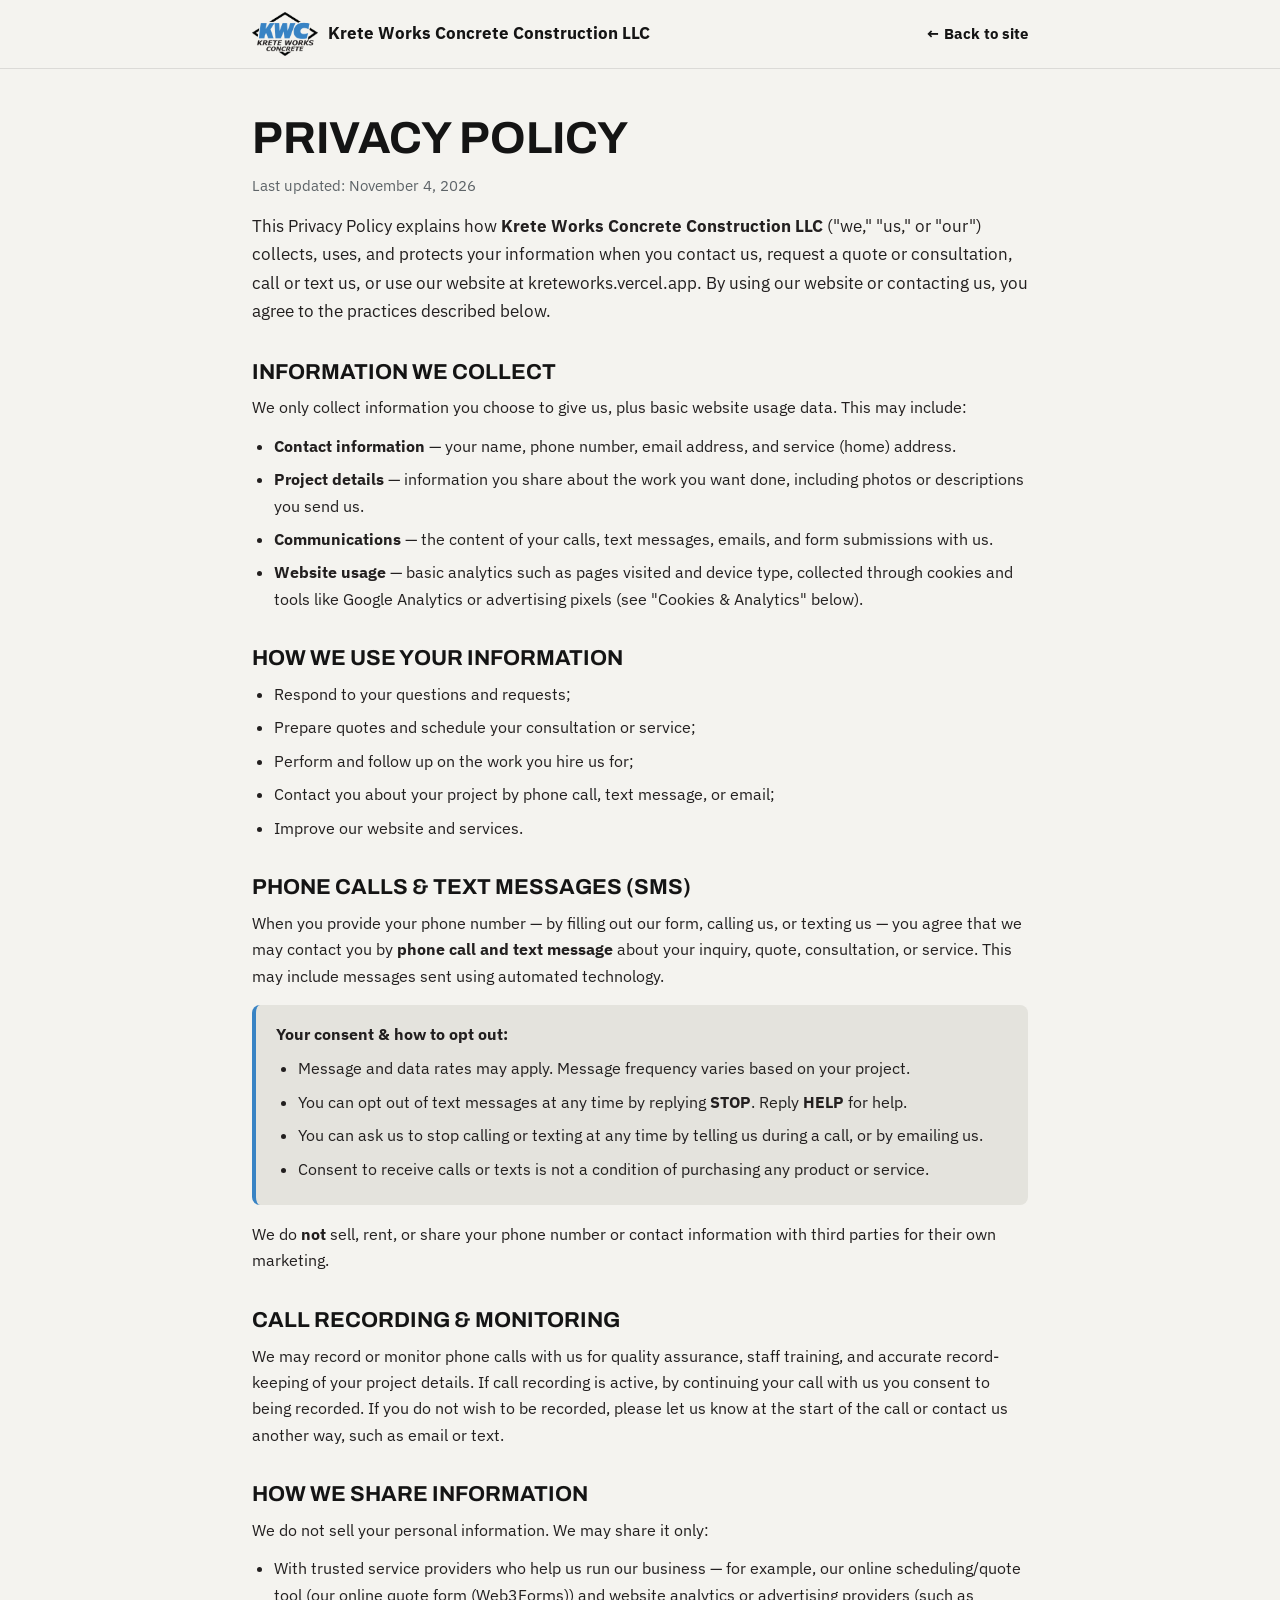
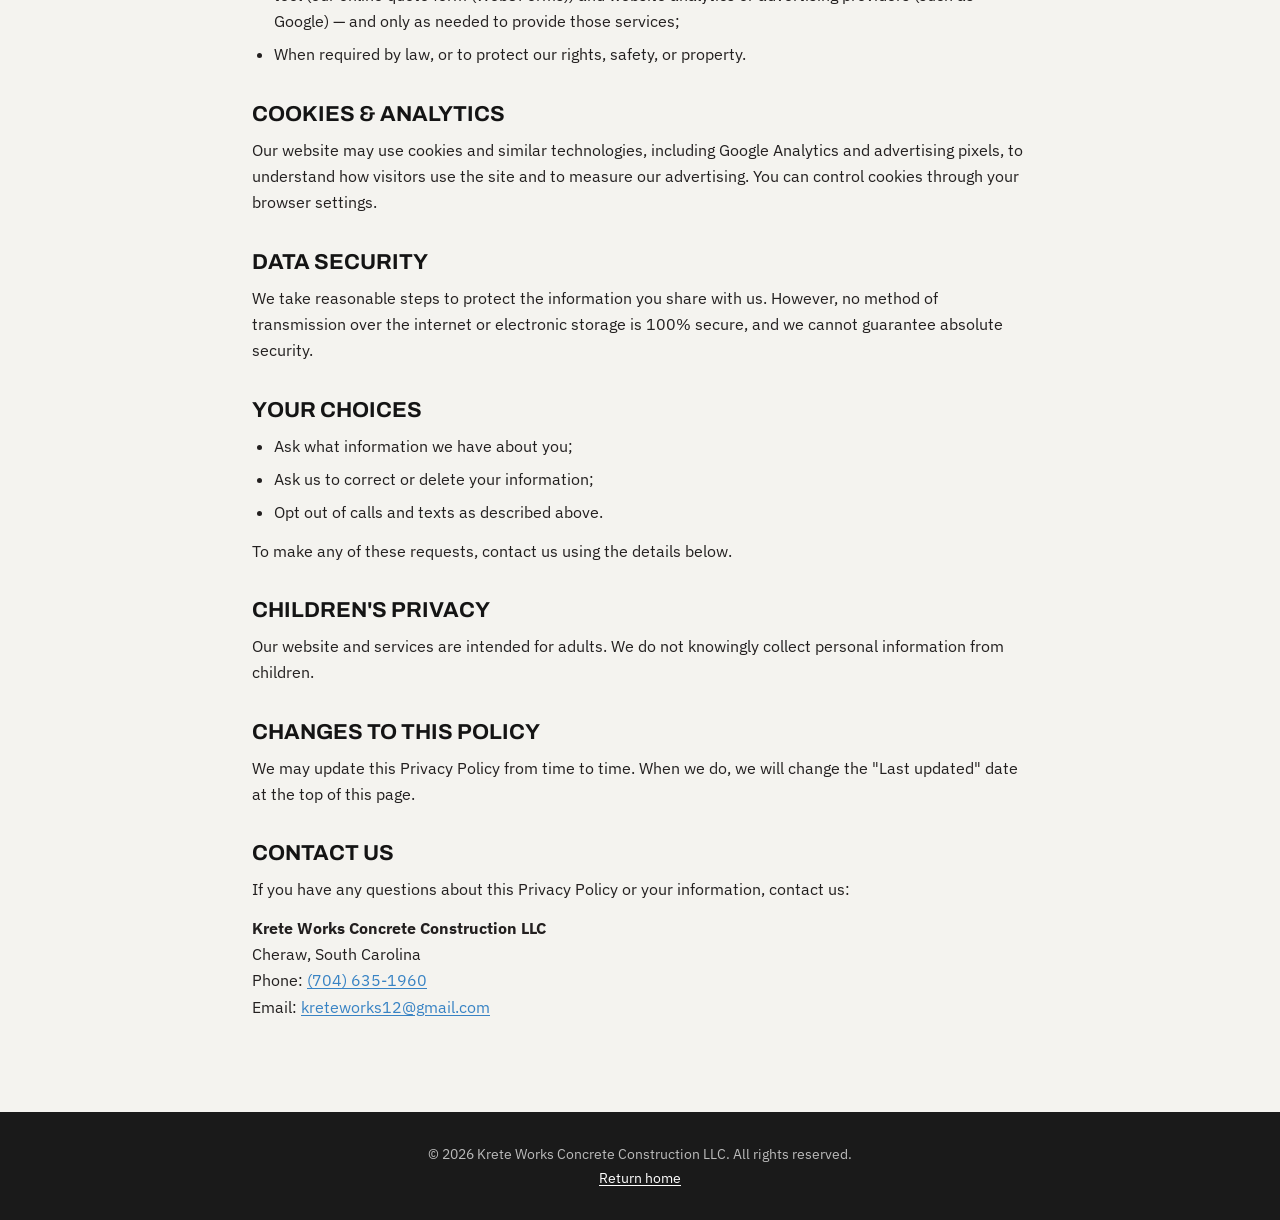
<file: privacy.html>
<!DOCTYPE html>
<html lang="en">
<head>
<meta charset="UTF-8">
<meta name="viewport" content="width=device-width, initial-scale=1.0">
<title>Privacy Policy | Krete Works Concrete Construction LLC</title>
<meta name="description" content="Privacy Policy for Krete Works Concrete Construction LLC — how we collect and use your contact information, phone calls, and text messages.">
<meta name="robots" content="index, follow">
<link rel="icon" href="images/favicon.png">
<link href="https://fonts.googleapis.com/css2?family=Archivo:wght@800&family=IBM+Plex+Sans:wght@400;600&display=swap" rel="stylesheet">
<style>
  /* Restyle to match the landing page. Neutral defaults below. */
  :root{--ink:#221f1f;--brand:#141414;--accent:#3883c4;--bg:#f4f3ef;--bg2:#e4e3dd;--muted:#5e6468}
  *{margin:0;padding:0;box-sizing:border-box}
  body{font-family:"IBM Plex Sans",system-ui,sans-serif;color:var(--ink);background:var(--bg);line-height:1.65;-webkit-font-smoothing:antialiased}
  a{color:var(--accent);text-underline-offset:2px}
  h1,h2{color:var(--brand);line-height:1.15;font-family:"Archivo",system-ui,sans-serif;text-transform:uppercase}
  header{background:var(--bg);border-bottom:1px solid rgba(0,0,0,.1);position:sticky;top:0;z-index:10}
  .hd{max-width:820px;margin:0 auto;padding:12px 22px;display:flex;align-items:center;justify-content:space-between;gap:12px}
  .hd-logo{display:flex;align-items:center;gap:10px;text-decoration:none;color:var(--brand)}
  .hd-logo img{height:44px}
  .hd-logo b{font-weight:800;font-size:1.05rem}
  .hd a.back{font-weight:700;font-size:.92rem;color:var(--brand);text-decoration:none}
  main{max-width:820px;margin:0 auto;padding:44px 22px 80px}
  h1{font-size:clamp(2rem,5vw,2.8rem);margin-bottom:8px}
  .updated{color:var(--muted);font-size:.95rem;margin-bottom:14px}
  .intro{font-size:1.08rem;margin-bottom:10px}
  h2{font-size:1.35rem;margin:34px 0 10px}
  p{margin-bottom:12px}
  ul{margin:0 0 12px 22px}
  li{margin-bottom:7px}
  .callout{background:var(--bg2);border-left:4px solid var(--accent);border-radius:8px;padding:16px 20px;margin:16px 0}
  footer{background:#1a1a1a;color:rgba(255,255,255,.7);padding:30px 22px;text-align:center;font-size:.9rem}
  footer a{color:#fff}
</style>
</head>
<body>
<header>
  <div class="hd">
    <a class="hd-logo" href="index"><img src="images/logo.png" alt="Krete Works Concrete Construction LLC logo"><b>Krete Works Concrete Construction LLC</b></a>
    <a class="back" href="index">← Back to site</a>
  </div>
</header>

<main>
  <h1>Privacy Policy</h1>
  <p class="updated">Last updated: November 4, 2026</p>
  <p class="intro">This Privacy Policy explains how <strong>Krete Works Concrete Construction LLC</strong> ("we," "us," or "our") collects, uses, and protects your information when you contact us, request a quote or consultation, call or text us, or use our website at kreteworks.vercel.app. By using our website or contacting us, you agree to the practices described below.</p>

  <h2>Information We Collect</h2>
  <p>We only collect information you choose to give us, plus basic website usage data. This may include:</p>
  <ul>
    <li><strong>Contact information</strong> — your name, phone number, email address, and service (home) address.</li>
    <li><strong>Project details</strong> — information you share about the work you want done, including photos or descriptions you send us.</li>
    <li><strong>Communications</strong> — the content of your calls, text messages, emails, and form submissions with us.</li>
    <li><strong>Website usage</strong> — basic analytics such as pages visited and device type, collected through cookies and tools like Google Analytics or advertising pixels (see "Cookies &amp; Analytics" below).</li>
  </ul>

  <h2>How We Use Your Information</h2>
  <ul>
    <li>Respond to your questions and requests;</li>
    <li>Prepare quotes and schedule your consultation or service;</li>
    <li>Perform and follow up on the work you hire us for;</li>
    <li>Contact you about your project by phone call, text message, or email;</li>
    <li>Improve our website and services.</li>
  </ul>

  <h2>Phone Calls &amp; Text Messages (SMS)</h2>
  <p>When you provide your phone number — by filling out our form, calling us, or texting us — you agree that we may contact you by <strong>phone call and text message</strong> about your inquiry, quote, consultation, or service. This may include messages sent using automated technology.</p>
  <div class="callout">
    <p style="margin-bottom:8px"><strong>Your consent &amp; how to opt out:</strong></p>
    <ul style="margin-bottom:0">
      <li>Message and data rates may apply. Message frequency varies based on your project.</li>
      <li>You can opt out of text messages at any time by replying <strong>STOP</strong>. Reply <strong>HELP</strong> for help.</li>
      <li>You can ask us to stop calling or texting at any time by telling us during a call, or by emailing us.</li>
      <li>Consent to receive calls or texts is not a condition of purchasing any product or service.</li>
    </ul>
  </div>
  <p>We do <strong>not</strong> sell, rent, or share your phone number or contact information with third parties for their own marketing.</p>

  <h2>Call Recording &amp; Monitoring</h2>
  <p>We may record or monitor phone calls with us for quality assurance, staff training, and accurate record-keeping of your project details. If call recording is active, by continuing your call with us you consent to being recorded. If you do not wish to be recorded, please let us know at the start of the call or contact us another way, such as email or text.</p>

  <h2>How We Share Information</h2>
  <p>We do not sell your personal information. We may share it only:</p>
  <ul>
    <li>With trusted service providers who help us run our business — for example, our online scheduling/quote tool (our online quote form (Web3Forms)) and website analytics or advertising providers (such as Google) — and only as needed to provide those services;</li>
    <li>When required by law, or to protect our rights, safety, or property.</li>
  </ul>

  <h2>Cookies &amp; Analytics</h2>
  <p>Our website may use cookies and similar technologies, including Google Analytics and advertising pixels, to understand how visitors use the site and to measure our advertising. You can control cookies through your browser settings.</p>

  <h2>Data Security</h2>
  <p>We take reasonable steps to protect the information you share with us. However, no method of transmission over the internet or electronic storage is 100% secure, and we cannot guarantee absolute security.</p>

  <h2>Your Choices</h2>
  <ul>
    <li>Ask what information we have about you;</li>
    <li>Ask us to correct or delete your information;</li>
    <li>Opt out of calls and texts as described above.</li>
  </ul>
  <p>To make any of these requests, contact us using the details below.</p>

  <h2>Children's Privacy</h2>
  <p>Our website and services are intended for adults. We do not knowingly collect personal information from children.</p>

  <h2>Changes to This Policy</h2>
  <p>We may update this Privacy Policy from time to time. When we do, we will change the "Last updated" date at the top of this page.</p>

  <h2>Contact Us</h2>
  <p>If you have any questions about this Privacy Policy or your information, contact us:</p>
  <p>
    <strong>Krete Works Concrete Construction LLC</strong><br>
    Cheraw, South Carolina<br>
    Phone: <a href="tel:+17046351960">(704) 635-1960</a><br>
    Email: <a href="mailto:kreteworks12@gmail.com">kreteworks12@gmail.com</a>
  </p>
</main>

<footer>
  <div>© <span id="yr"></span> Krete Works Concrete Construction LLC. All rights reserved.</div>
  <div><a href="index">Return home</a></div>
</footer>
<script>document.getElementById('yr').textContent=new Date().getFullYear();</script>
</body>
</html>
</file>
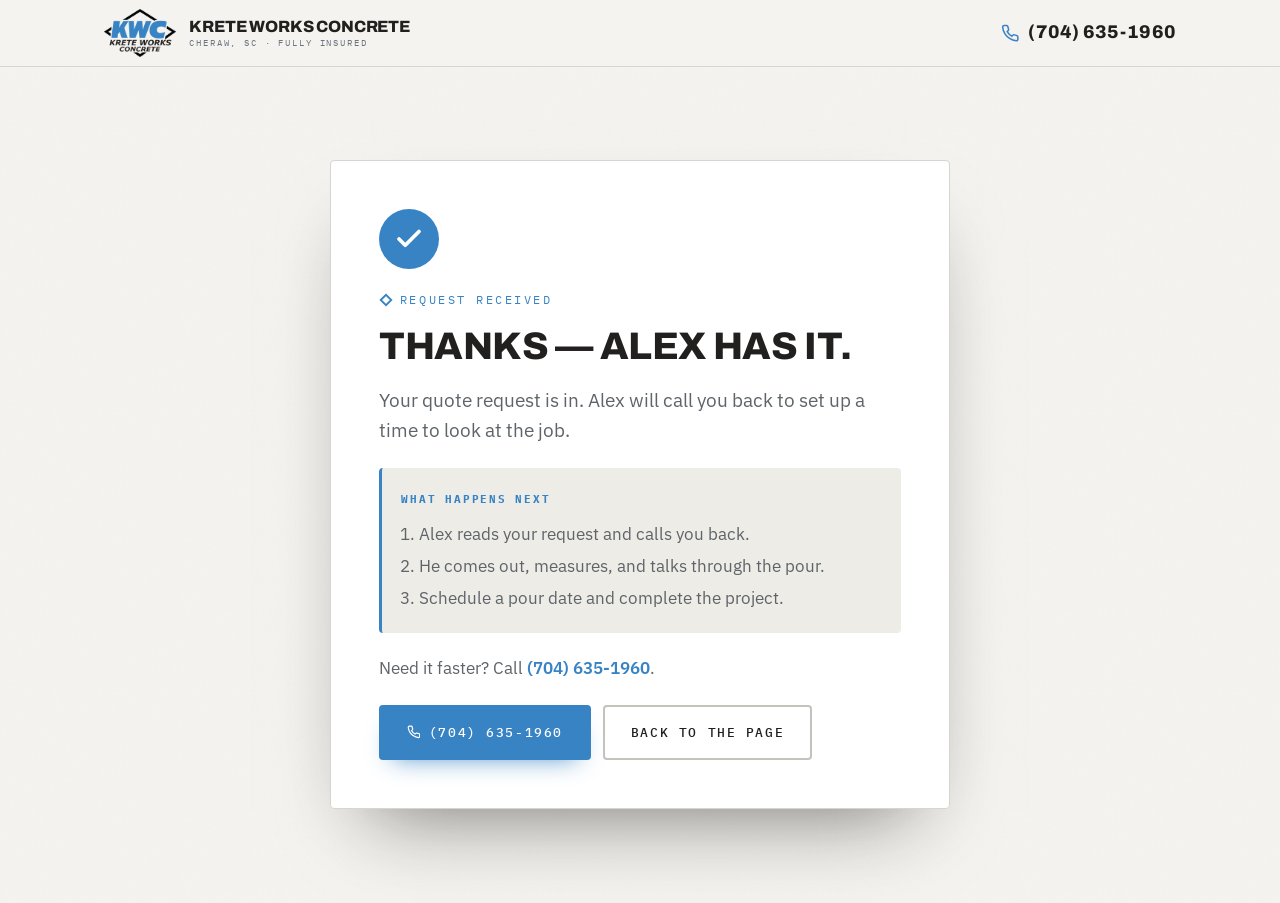
<file: thank-you.html>
<!DOCTYPE html>
<html lang="en">
<head>
<meta charset="UTF-8">
<meta name="viewport" content="width=device-width, initial-scale=1.0">
<!-- Google Ads tag + website-call number swap (account 771-836-2009) -->
<script async src="https://www.googletagmanager.com/gtag/js?id=AW-17064399996"></script>
<script>
  window.dataLayer = window.dataLayer || []; function gtag(){ dataLayer.push(arguments); }
  gtag('js', new Date());
  gtag('config', 'AW-17064399996');
  gtag('config', 'AW-17064399996/QDmcCLKx97IdEPyo-Mg_', { 'phone_conversion_number': '(704) 635-1960' });
</script>
<title>Thanks — Krete Works Concrete</title>
<meta name="robots" content="noindex, nofollow">
<link rel="icon" href="images/favicon.png">
<link rel="preconnect" href="https://fonts.googleapis.com">
<link rel="preconnect" href="https://fonts.gstatic.com" crossorigin>
<link href="https://fonts.googleapis.com/css2?family=Archivo:wght@700;800;900&family=IBM+Plex+Mono:wght@500&family=IBM+Plex+Sans:wght@400;500;600&display=swap" rel="stylesheet">
<link rel="stylesheet" href="css/styles.css">
<style>
  .ty { min-height: calc(100vh - 64px); display: grid; place-items: center; padding: clamp(2rem, 6vw, 5rem) var(--gutter); }
  .card { max-width: 620px; width: 100%; background: #fff; border: 1px solid var(--line); border-radius: var(--radius); box-shadow: var(--shadow-lg); padding: clamp(1.8rem, 5vw, 3rem); }
  .check { width: 60px; height: 60px; border-radius: 50%; background: var(--blue); color: #fff; display: grid; place-items: center; margin-bottom: 1.2rem; }
  .check svg { width: 30px; height: 30px; }
  .card h1 { font-size: clamp(1.7rem, 4vw, 2.4rem); text-transform: uppercase; margin-bottom: .8rem; }
  .next { background: var(--paper-2); border-left: 3px solid var(--blue); padding: 1rem 1.2rem; margin: 1.4rem 0; border-radius: var(--radius); }
  .next b { font-family: var(--mono); font-size: .7rem; letter-spacing: .16em; text-transform: uppercase; color: var(--blue); }
  .next ol { margin: .6rem 0 0 1.1rem; padding: 0; color: var(--muted); }
  .next li { margin-bottom: .3rem; }
  .btns { display: flex; flex-wrap: wrap; gap: .8rem; margin-top: 1.4rem; }
</style>
</head>
<body>
<header class="site-header">
  <div class="wrap">
    <div class="brand"><img src="images/logo.png" alt="Krete Works Concrete logo" width="776" height="514"><span class="brand-txt"><b>Krete Works Concrete</b><span>Cheraw, SC · Fully Insured</span></span></div>
    <a class="header-phone" href="tel:+17046351960"><svg viewBox="0 0 24 24" fill="none" stroke="currentColor" stroke-width="2"><path d="M22 16.92v3a2 2 0 0 1-2.18 2 19.79 19.79 0 0 1-8.63-3.07 19.5 19.5 0 0 1-6-6 19.79 19.79 0 0 1-3.07-8.67A2 2 0 0 1 4.11 2h3a2 2 0 0 1 2 1.72c.13.96.36 1.9.7 2.81a2 2 0 0 1-.45 2.11L8.09 9.91a16 16 0 0 0 6 6l1.27-1.27a2 2 0 0 1 2.11-.45c.9.34 1.85.57 2.81.7A2 2 0 0 1 22 16.92z"/></svg><span class="num">(704) 635-1960</span></a>
  </div>
</header>

<main class="ty">
  <div class="card">
    <div class="check"><svg viewBox="0 0 24 24" fill="none" stroke="currentColor" stroke-width="3" stroke-linecap="round" stroke-linejoin="round"><polyline points="20 6 9 17 4 12"/></svg></div>
    <p class="eyebrow">Request Received</p>
    <h1>Thanks — Alex has it.</h1>
    <p class="lead">Your quote request is in. Alex will call you back to set up a time to look at the job.</p>
    <div class="next">
      <b>What happens next</b>
      <ol>
        <li>Alex reads your request and calls you back.</li>
        <li>He comes out, measures, and talks through the pour.</li>
        <li>Schedule a pour date and complete the project.</li>
      </ol>
    </div>
    <p style="color:var(--muted);margin:0">Need it faster? Call <a href="tel:+17046351960" style="color:var(--blue);font-weight:600">(704) 635-1960</a>.</p>
    <div class="btns">
      <a class="btn btn-primary" href="tel:+17046351960"><svg viewBox="0 0 24 24" fill="none" stroke="currentColor" stroke-width="2"><path d="M22 16.92v3a2 2 0 0 1-2.18 2 19.79 19.79 0 0 1-8.63-3.07 19.5 19.5 0 0 1-6-6 19.79 19.79 0 0 1-3.07-8.67A2 2 0 0 1 4.11 2h3a2 2 0 0 1 2 1.72c.13.96.36 1.9.7 2.81a2 2 0 0 1-.45 2.11L8.09 9.91a16 16 0 0 0 6 6l1.27-1.27a2 2 0 0 1 2.11-.45c.9.34 1.85.57 2.81.7A2 2 0 0 1 22 16.92z"/></svg>(704) 635-1960</a>
      <a class="btn btn-ghost" href="index">Back to the page</a>
    </div>
  </div>
</main>

<script>
  // Google Ads "Quote form" conversion (action 7891441845)
  try { if (typeof gtag === 'function') gtag('event', 'conversion', { 'send_to': 'AW-17064399996/-CnzCLWx97IdEPyo-Mg_' }); } catch (e) {}
</script>
</body>
</html>
</file>
<file: css/styles.css>
/* =========================================================
   Krete Works Concrete — landing page design system
   Built off the Holdeman Concrete pattern (Kennedy's pick),
   re-skinned to the KWC logo: logo blue + near-black on a
   cool concrete-white, chevron "< >" motif from the logo.
   ========================================================= */

:root {
  /* Brand (sampled from the vectorized logo) */
  --ink:      #221f1f;   /* logo black — text */
  --black:    #141414;   /* dark bands */
  --black-2:  #1b1b1b;
  --blue:     #3883c4;   /* logo blue */
  --blue-2:   #2d6ea8;   /* hover */
  --blue-3:   #7aacd7;   /* light accent on dark */
  --blue-tint:#e4eef8;

  /* Concrete neutrals (cool, because the accent is blue) */
  --paper:    #f4f3ef;
  --paper-2:  #edece7;
  --concrete: #e4e3dd;
  --line:     #d6d5cf;
  --line-dk:  #c3c2bb;
  --steel:    #6b7480;
  --muted:    #5e6468;

  /* Type */
  --display: "Archivo", system-ui, sans-serif;
  --body:    "IBM Plex Sans", system-ui, sans-serif;
  --mono:    "IBM Plex Mono", ui-monospace, monospace;

  /* Rhythm */
  --wrap: 1200px;
  --gutter: clamp(20px, 5vw, 64px);
  --radius: 4px;
  --shadow: 0 1px 2px rgba(20,20,20,.06), 0 18px 40px -24px rgba(20,20,20,.3);
  --shadow-lg: 0 40px 80px -40px rgba(20,20,20,.6);
  --header-h: 64px;
}

* { box-sizing: border-box; }

html { scroll-behavior: smooth; -webkit-text-size-adjust: 100%; background: var(--black); }

body {
  margin: 0;
  font-family: var(--body);
  color: var(--ink);
  background: var(--paper);
  line-height: 1.6;
  font-size: 17px;
  -webkit-font-smoothing: antialiased;
  overflow-x: hidden;
}

img { max-width: 100%; display: block; }
a { color: inherit; text-decoration: none; }

/* ---- Concrete grain overlay ---- */
body::before {
  content: "";
  position: fixed;
  inset: 0;
  z-index: 0;
  pointer-events: none;
  opacity: .5;
  background-image: url("data:image/svg+xml,%3Csvg xmlns='http://www.w3.org/2000/svg' width='140' height='140'%3E%3Cfilter id='n'%3E%3CfeTurbulence type='fractalNoise' baseFrequency='0.85' numOctaves='2' stitchTiles='stitch'/%3E%3C/filter%3E%3Crect width='100%25' height='100%25' filter='url(%23n)' opacity='0.035'/%3E%3C/svg%3E");
}
body > * { position: relative; z-index: 1; }

/* =========================================================
   Layout helpers
   ========================================================= */
.wrap { max-width: var(--wrap); margin-inline: auto; padding-inline: var(--gutter); }
.section { padding-block: clamp(60px, 8.5vw, 120px); }
.band { background: var(--concrete); border-block: 1px solid var(--line); }

/* Eyebrow with the logo chevron */
.eyebrow {
  font-family: var(--mono);
  font-size: .72rem;
  letter-spacing: .22em;
  text-transform: uppercase;
  color: var(--blue);
  display: inline-flex;
  align-items: center;
  gap: .6em;
  margin: 0 0 1.1rem;
  flex-wrap: wrap;
  max-width: 100%;
}
.eyebrow::before {
  content: "";
  width: 14px; height: 14px;
  display: inline-block;
  background: url("data:image/svg+xml,%3Csvg xmlns='http://www.w3.org/2000/svg' viewBox='0 0 24 24'%3E%3Cpath d='M3 12l9-9 9 9-9 9z' fill='none' stroke='%233883c4' stroke-width='3.2'/%3E%3C/svg%3E") center/contain no-repeat;
}
.eyebrow.on-dark { color: var(--blue-3); }

h1, h2, h3 { font-family: var(--display); font-weight: 800; line-height: 1.02; letter-spacing: -.01em; margin: 0; }

.h-xl { font-size: clamp(2.4rem, 6.6vw, 5rem); text-transform: uppercase; letter-spacing: -.02em; line-height: .96; }
.h-lg { font-size: clamp(1.9rem, 4.4vw, 3.2rem); text-transform: uppercase; }
.h-md { font-size: clamp(1.35rem, 2.4vw, 1.85rem); }
.accent { color: var(--blue); font-style: italic; }

.lead { font-size: clamp(1.02rem, 1.5vw, 1.18rem); color: var(--muted); max-width: 60ch; }

/* =========================================================
   Buttons
   ========================================================= */
.btn {
  --pad-y: .95rem;
  display: inline-flex;
  align-items: center;
  gap: .65em;
  padding: var(--pad-y) 1.6rem;
  font-family: var(--mono);
  font-size: .82rem;
  letter-spacing: .12em;
  text-transform: uppercase;
  font-weight: 500;
  border-radius: var(--radius);
  border: 2px solid transparent;
  cursor: pointer;
  transition: transform .18s ease, background .18s ease, color .18s ease, box-shadow .18s ease;
  white-space: nowrap;
  min-height: 44px;
}
.btn svg { width: 1.05em; height: 1.05em; }
.btn-primary { background: var(--blue); color: #fff; box-shadow: 0 12px 24px -14px rgba(56,131,196,.9); }
.btn-primary:hover { background: var(--blue-2); transform: translateY(-2px); }
.btn-ghost { background: transparent; border-color: var(--line-dk); color: var(--ink); }
.btn-ghost:hover { border-color: var(--ink); transform: translateY(-2px); }
.btn-ghost.on-dark { border-color: rgba(255,255,255,.28); color: #fff; }
.btn-ghost.on-dark:hover { border-color: #fff; background: rgba(255,255,255,.06); }
.btn-lg { --pad-y: 1.15rem; font-size: .86rem; padding-inline: 2rem; }

/* =========================================================
   Info bar (above the header)
   ========================================================= */
.info-bar {
  position: relative;
  z-index: 60;              /* above the header's shield */
  background: var(--black);
  color: rgba(255,255,255,.72);
  font-family: var(--mono);
  font-size: .68rem;
  letter-spacing: .1em;
  text-transform: uppercase;
}
.info-bar .wrap { display: flex; justify-content: space-between; align-items: center; gap: 1rem; padding-block: .45rem; }
.info-bar span { display: inline-flex; align-items: center; gap: .45em; white-space: nowrap; }
.info-bar svg { width: 12px; height: 12px; color: var(--blue-3); }
.info-bar .dot { width: 7px; height: 7px; border-radius: 50%; background: #3fd17a; box-shadow: 0 0 0 0 rgba(63,209,122,.6); animation: pulse 2s infinite; }
@keyframes pulse { 0% { box-shadow: 0 0 0 0 rgba(63,209,122,.55); } 70% { box-shadow: 0 0 0 7px rgba(63,209,122,0); } 100% { box-shadow: 0 0 0 0 rgba(63,209,122,0); } }
@media (max-width: 720px) {
  .hide-m { display: none !important; }
}

/* =========================================================
   Header (sticky + Safari shield)
   ========================================================= */
.site-header {
  position: sticky;
  top: 0;
  z-index: 50;
  background: var(--paper);
  border-bottom: 1px solid var(--line);
}
.site-header::before {
  content: "";
  position: absolute;
  left: 0; right: 0;
  bottom: 100%;
  height: 100vh;
  background: var(--paper);
  pointer-events: none;
}
.site-header .wrap {
  display: flex;
  align-items: center;
  justify-content: space-between;
  gap: 1rem;
  padding-block: .55rem;
  min-height: var(--header-h);
}
.brand { display: flex; align-items: center; gap: .8rem; }
.brand img { height: 48px; width: auto; }
.brand-txt { display: flex; flex-direction: column; line-height: 1; }
.brand-txt b { font-family: var(--display); font-weight: 800; text-transform: uppercase; letter-spacing: -.01em; font-size: 1.02rem; }
.brand-txt span { font-family: var(--mono); font-size: .58rem; letter-spacing: .2em; text-transform: uppercase; color: var(--steel); margin-top: 3px; }
.header-phone {
  font-family: var(--display);
  font-weight: 800;
  font-size: 1.15rem;
  letter-spacing: .01em;
  display: inline-flex;
  align-items: center;
  gap: .5em;
  min-height: 44px;
}
.header-phone svg { width: 1em; height: 1em; color: var(--blue); }
@media (max-width: 720px) {
  .brand-txt { display: none; }
  .brand img { height: 44px; }
}
@media (max-width: 400px) {
  .brand img { height: 40px; }
  .header-phone { font-size: 1rem; }
}

/* =========================================================
   Hero
   ========================================================= */
.hero { position: relative; overflow: hidden; }
.hero-inner {
  display: grid;
  grid-template-columns: 1fr 1fr;
  gap: clamp(2rem, 4vw, 4rem);
  align-items: center;
  padding-block: clamp(26px, 3.4vw, 48px);
}
.hero-inner > * { min-width: 0; }
.hero-copy { max-width: 50ch; }
.hero-copy h1 { font-size: clamp(1.7rem, 3.2vw, 2.6rem); margin-bottom: 1rem; }
.hero-copy .lead { font-size: clamp(1rem, 1.4vw, 1.1rem); margin-bottom: 0; }
@media (max-width: 900px) { .hero-copy .lead { font-size: .98rem; } .hero-copy .eyebrow { font-size: .66rem; } }
.hero-actions { display: flex; flex-wrap: wrap; gap: .9rem; margin-top: 1.5rem; }
.hero-pills { display: flex; flex-wrap: wrap; gap: .5rem; margin-top: 1.3rem; }
.pill {
  font-family: var(--mono); font-size: .66rem; letter-spacing: .12em; text-transform: uppercase;
  border: 1px solid var(--line-dk); border-radius: 100px; padding: .42rem .85rem; color: var(--ink);
  display: inline-flex; align-items: center; gap: .45em; background: rgba(255,255,255,.5);
}
.pill svg { width: 12px; height: 12px; color: var(--blue); }

/* Hero media — framed with logo-chevron ticks */
.hero-media { position: relative; }
.hero-media .frame {
  position: relative;
  border-radius: var(--radius);
  overflow: hidden;
  box-shadow: var(--shadow-lg);
  aspect-ratio: 4 / 3.15;
  background: var(--concrete);
}
.hero-media .frame img { width: 100%; height: 100%; object-fit: cover; }
.hero-media .frame::after {
  content: "";
  position: absolute; inset: 0;
  background: linear-gradient(180deg, rgba(20,20,20,0) 45%, rgba(20,20,20,.55) 100%);
}
.hero-tag {
  position: absolute;
  left: -18px; bottom: 26px;
  background: var(--black);
  color: #fff;
  font-family: var(--mono);
  font-size: .7rem;
  letter-spacing: .12em;
  text-transform: uppercase;
  padding: .7rem 1rem;
  border-left: 3px solid var(--blue);
  box-shadow: var(--shadow);
  z-index: 2;
}
.corner-tick { position: absolute; width: 16px; height: 16px; border: 2px solid var(--blue); z-index: 2; }
.corner-tick.tl { top: 12px; left: 12px; border-right: 0; border-bottom: 0; }
.corner-tick.br { bottom: 12px; right: 12px; border-left: 0; border-top: 0; }

@media (max-width: 900px) {
  .hero-inner { grid-template-columns: minmax(0, 1fr); gap: 1.4rem; padding-block: 18px 28px; }
  .hero-media { order: -1; max-width: 560px; }
  .hero-media .frame { aspect-ratio: 16 / 9; }
  .hero-tag { left: 0; bottom: 14px; }
  .hero-copy h1 { font-size: clamp(1.6rem, 7vw, 2.2rem); }
  .hero-actions .btn { flex: 1 1 100%; justify-content: center; }
}

/* =========================================================
   Trust strip (right under the hero)
   ========================================================= */
.trust-strip { background: var(--black); color: #fff; }
.trust-strip .wrap {
  display: grid;
  grid-template-columns: repeat(3, 1fr);
  gap: 1rem;
  padding-block: .9rem;
}
.trust-strip .t {
  display: flex; align-items: center; justify-content: center; gap: .6rem;
  font-family: var(--mono); font-size: .72rem; letter-spacing: .14em; text-transform: uppercase;
  text-align: center;
}
.trust-strip .t svg { width: 16px; height: 16px; color: var(--blue-3); flex: none; }
.trust-strip .t .stars { color: #f3b23c; letter-spacing: .05em; font-size: .9rem; }
.trust-strip .t + .t { border-left: 1px solid rgba(255,255,255,.12); }
@media (max-width: 720px) {
  .trust-strip .wrap { grid-template-columns: 1fr; gap: .35rem; padding-block: .7rem; }
  .trust-strip .t + .t { border-left: 0; }
  .trust-strip .t { justify-content: center; text-align: center; font-size: .68rem; }
}

/* =========================================================
   Section headers
   ========================================================= */
.section-head { max-width: 62ch; margin-bottom: clamp(2.2rem, 5vw, 3.4rem); }
.section-head.center { margin-inline: auto; text-align: center; }
.section-head.center .eyebrow { justify-content: center; }
.section-head p { margin: 1.2rem 0 0; }

/* =========================================================
   "The Work" — one service (or set), text + two big photos
   ========================================================= */
.work {
  display: grid;
  grid-template-columns: minmax(0, 1.05fr) minmax(0, .95fr);
  gap: clamp(2rem, 5vw, 4.5rem);
  align-items: center;
}
.work-copy { max-width: 56ch; }
.work-copy .section-head { margin-bottom: 1.4rem; }
.work-list { list-style: none; padding: 0; margin: 1.4rem 0 0; display: grid; gap: .7rem; }
.work-list li { display: flex; gap: .75rem; align-items: flex-start; }
.work-list li svg { width: 20px; height: 20px; color: var(--blue); flex: none; margin-top: 3px; }
.work-list li b { font-family: var(--display); font-weight: 700; }
.work-list li span { display: block; color: var(--muted); font-size: .95rem; }
.work-set { display: grid; grid-template-columns: 1fr 1fr; gap: 1.1rem 1.6rem; margin-top: 1.6rem; }
.work-set .ws { border-top: 2px solid var(--ink); padding-top: .8rem; }
.work-set .ws .k { font-family: var(--mono); font-size: .66rem; letter-spacing: .14em; text-transform: uppercase; color: var(--blue); }
.work-set .ws h3 { font-size: 1.05rem; margin: .35rem 0 .3rem; text-transform: uppercase; }
.work-set .ws p { margin: 0; color: var(--muted); font-size: .92rem; }
.work-set .ws a { border-bottom: 1px solid var(--line-dk); }
.work-set .ws a:hover { border-color: var(--blue); color: var(--blue); }

.work-pics {
  display: grid;
  grid-template-columns: 1fr 1fr;
  gap: 14px;
  align-items: start;
}
.work-pic {
  position: relative;
  padding: 0; border: 0; background: none; cursor: zoom-in;
  display: block; width: 100%;
  aspect-ratio: 4 / 5;
  border-radius: var(--radius);
  overflow: hidden;
  box-shadow: var(--shadow-lg);
  background: var(--concrete);
  transition: transform .25s ease;
}
.work-pic:hover { transform: translateY(-4px); }
.work-pic img { width: 100%; height: 100%; object-fit: cover; }
.work-pic:nth-child(2) { margin-top: 2.6rem; }
.work-pic .cap {
  position: absolute; left: 0; right: 0; bottom: 0;
  font-family: var(--mono); font-size: .62rem; letter-spacing: .12em; text-transform: uppercase;
  color: #fff; padding: .7rem .75rem;
  background: linear-gradient(0deg, rgba(20,20,20,.82), transparent);
  text-align: left;
}
.work-pic::after {
  content: "";
  position: absolute; right: 8px; top: 8px;
  width: 26px; height: 26px; border-radius: 6px;
  background: rgba(20,20,20,.7) url("data:image/svg+xml,%3Csvg xmlns='http://www.w3.org/2000/svg' width='16' height='16' fill='none' stroke='white' stroke-width='2' stroke-linecap='round'%3E%3Cpath d='M4 10V4h6M20 14v6h-6M4 4l6 6M20 20l-6-6'/%3E%3C/svg%3E") center/15px no-repeat;
}
@media (max-width: 860px) {
  .work { grid-template-columns: 1fr; }
  .work-pics { order: 2; }
  .work-pic { aspect-ratio: 4 / 4.4; }
  .work-pic:nth-child(2) { margin-top: 1.6rem; }
}
@media (max-width: 520px) {
  .work-set { grid-template-columns: 1fr; }
}

/* =========================================================
   Split / detail block
   ========================================================= */
.split {
  display: grid;
  grid-template-columns: 1fr 1fr;
  gap: clamp(2rem, 5vw, 4.5rem);
  align-items: center;
}
.split.reverse .split-media { order: 2; }
.split-media {
  position: relative;
  border-radius: var(--radius);
  overflow: hidden;
  box-shadow: var(--shadow);
  aspect-ratio: 5 / 4;
  background: var(--concrete);
}
.split-media img { width: 100%; height: 100%; object-fit: cover; }
.split ul { list-style: none; padding: 0; margin: 1.5rem 0 0; display: grid; gap: .75rem; }
.split ul li { display: flex; gap: .8rem; align-items: flex-start; color: var(--ink); }
.split ul li svg { width: 20px; height: 20px; color: var(--blue); flex: none; margin-top: 3px; }
.split .btn { margin-top: 1.6rem; }
@media (max-width: 820px) {
  .split { grid-template-columns: 1fr; }
  .split.reverse .split-media { order: -1; }
}

/* =========================================================
   Why-choose / feature strip
   ========================================================= */
.features {
  display: grid;
  grid-template-columns: repeat(auto-fit, minmax(220px, 1fr));
  gap: clamp(1.4rem, 3vw, 2.4rem);
}
.feature { border-top: 2px solid var(--ink); padding-top: 1.2rem; }
.feature .k { font-family: var(--mono); font-size: .72rem; letter-spacing: .14em; text-transform: uppercase; color: var(--blue); }
.feature h3 { font-size: 1.2rem; margin: .5rem 0 .5rem; text-transform: uppercase; }
.feature p { margin: 0; color: var(--muted); font-size: .95rem; }

/* =========================================================
   How it works — 3 steps
   ========================================================= */
.steps { display: grid; grid-template-columns: repeat(3, 1fr); gap: 1px; background: var(--line); border: 1px solid var(--line); border-radius: var(--radius); overflow: hidden; }
.step { background: var(--paper); padding: clamp(1.4rem, 3vw, 2.2rem); }
.step .n { font-family: var(--display); font-weight: 900; font-size: 2.2rem; color: var(--blue); line-height: 1; font-style: italic; }
.step h3 { font-size: 1.15rem; margin: .7rem 0 .4rem; text-transform: uppercase; }
.step p { margin: 0; color: var(--muted); font-size: .95rem; }
@media (max-width: 720px) { .steps { grid-template-columns: 1fr; } }

/* =========================================================
   Gallery
   ========================================================= */
.gallery { display: grid; grid-template-columns: repeat(12, 1fr); gap: 12px; }
.gallery figure { margin: 0; position: relative; overflow: hidden; border-radius: var(--radius); background: var(--concrete); }
.gallery img { width: 100%; height: 100%; object-fit: cover; transition: transform .6s cubic-bezier(.2,.7,.2,1); }
.gallery figure:hover img { transform: scale(1.05); }
.gallery figcaption {
  position: absolute; left: 0; bottom: 0;
  font-family: var(--mono); font-size: .64rem; letter-spacing: .12em; text-transform: uppercase;
  color: #fff; padding: .6rem .7rem;
  background: linear-gradient(0deg, rgba(20,20,20,.8), transparent);
  width: 100%;
}
.g-tall { grid-column: span 4; grid-row: span 2; aspect-ratio: 3/4; }
.g-wide { grid-column: span 8; aspect-ratio: 16/9; }
.g-sq   { grid-column: span 4; aspect-ratio: 1; }
.g-half { grid-column: span 6; aspect-ratio: 3/2; }
@media (max-width: 780px) {
  .gallery { grid-template-columns: repeat(2, 1fr); }
  .g-tall, .g-wide, .g-sq, .g-half { grid-column: span 1; grid-row: auto; aspect-ratio: 4/3; }
}

/* =========================================================
   Reviews — dark banner card
   ========================================================= */
.review-banner {
  background: var(--black);
  color: #fff;
  border-radius: var(--radius);
  padding: clamp(1.6rem, 4vw, 2.6rem);
  display: flex; flex-wrap: wrap; align-items: center; justify-content: space-between; gap: 1.2rem 2rem;
  position: relative; overflow: hidden;
}
.review-banner::before {
  content: "";
  position: absolute; inset: 0;
  background-image: url("data:image/svg+xml,%3Csvg xmlns='http://www.w3.org/2000/svg' width='80' height='80' viewBox='0 0 80 80'%3E%3Cpath d='M40 6l34 34-34 34L6 40z' fill='none' stroke='rgba(255,255,255,0.05)' stroke-width='2'/%3E%3C/svg%3E");
  pointer-events: none;
}
.review-banner > * { position: relative; }
.review-banner .big { display: flex; align-items: center; gap: 1rem; }
.review-banner .big b { font-family: var(--display); font-weight: 900; font-size: clamp(2.4rem, 5vw, 3.4rem); line-height: 1; }
.review-banner .big .stars { color: #f3b23c; font-size: 1.3rem; letter-spacing: .08em; display: block; }
.review-banner .big span small { display: block; font-family: var(--mono); font-size: .68rem; letter-spacing: .14em; text-transform: uppercase; color: rgba(255,255,255,.6); margin-top: .3rem; }
.review-banner p { margin: 0; max-width: 46ch; color: rgba(255,255,255,.78); }
.reviews { display: grid; grid-template-columns: repeat(auto-fit, minmax(260px, 1fr)); gap: 1.2rem; margin-top: 1.2rem; }
.review { background: #fff; border: 1px solid var(--line); border-radius: var(--radius); padding: 1.8rem; box-shadow: var(--shadow); margin: 0; }
.review .stars { color: #f3b23c; letter-spacing: .18em; font-size: .95rem; }
.review p { font-size: 1.05rem; margin: 1rem 0 1.4rem; }
.review .who { font-family: var(--mono); font-size: .74rem; letter-spacing: .1em; text-transform: uppercase; color: var(--steel); }

/* =========================================================
   Service-area band
   ========================================================= */
.area-inner { display: flex; flex-wrap: wrap; align-items: center; justify-content: space-between; gap: 1.4rem; }
.area-inner .cties { display: flex; flex-wrap: wrap; gap: .6rem; max-width: 640px; }
.chip {
  font-family: var(--mono); font-size: .72rem; letter-spacing: .08em; text-transform: uppercase;
  background: var(--paper); border: 1px solid var(--line-dk); border-radius: 100px; padding: .5rem .95rem;
}
.chip.sc::after, .chip.nc::after { content: " SC"; color: var(--steel); }
.chip.nc::after { content: " NC"; }

/* =========================================================
   FAQ
   ========================================================= */
.faq { max-width: 820px; margin-inline: auto; border-top: 1px solid var(--line); }
.faq details { border-bottom: 1px solid var(--line); }
.faq summary {
  list-style: none; cursor: pointer;
  font-family: var(--display); font-weight: 700; font-size: 1.08rem;
  padding: 1.1rem 2.4rem 1.1rem 0; position: relative;
}
.faq summary::-webkit-details-marker { display: none; }
.faq summary::after {
  content: ""; position: absolute; right: 6px; top: 50%; width: 12px; height: 12px;
  border-right: 2.5px solid var(--blue); border-bottom: 2.5px solid var(--blue);
  transform: translateY(-70%) rotate(45deg); transition: transform .2s ease;
}
.faq details[open] summary::after { transform: translateY(-30%) rotate(-135deg); }
.faq details p { margin: 0 0 1.2rem; color: var(--muted); max-width: 70ch; }

/* =========================================================
   Dark CTA + quote form
   ========================================================= */
.cta-band { background: var(--black); color: #fff; position: relative; overflow: hidden; }
.cta-band::before {
  content: "";
  position: absolute; inset: 0;
  background-image: linear-gradient(rgba(255,255,255,.04) 1px, transparent 1px), linear-gradient(90deg, rgba(255,255,255,.04) 1px, transparent 1px);
  background-size: 44px 44px;
  mask-image: radial-gradient(circle at 70% 30%, #000, transparent 75%);
  pointer-events: none;
}
.cta-grid { display: grid; grid-template-columns: 1fr 1fr; gap: clamp(2rem, 6vw, 5rem); align-items: center; }
.cta-grid h2 { color: #fff; margin-bottom: 1.2rem; }
.cta-grid .lead { color: rgba(255,255,255,.72); }
.cta-contact { margin-top: 2rem; display: grid; gap: 1rem; }
.cta-contact a.big-phone {
  font-family: var(--display); font-weight: 800;
  font-size: clamp(1.8rem, 4vw, 2.6rem);
  color: #fff; display: inline-flex; align-items: center; gap: .5rem;
}
.cta-contact a.big-phone svg { width: .9em; height: .9em; color: var(--blue); }
.cta-meta { font-family: var(--mono); font-size: .74rem; letter-spacing: .12em; text-transform: uppercase; color: rgba(255,255,255,.55); display: grid; gap: .4rem; }
.cta-meta span svg { width: 14px; height: 14px; color: var(--blue); vertical-align: -2px; margin-right: .4em; }

.quote-form {
  background: rgba(255,255,255,.04);
  border: 1px solid rgba(255,255,255,.12);
  border-radius: var(--radius);
  padding: clamp(1.5rem, 3vw, 2.4rem);
  backdrop-filter: blur(4px);
}
.quote-form .frow { display: grid; grid-template-columns: 1fr 1fr; gap: 1rem; }
.field { display: flex; flex-direction: column; gap: .4rem; margin-bottom: 1rem; }
.field label { font-family: var(--mono); font-size: .66rem; letter-spacing: .14em; text-transform: uppercase; color: rgba(255,255,255,.6); }
.field input, .field select, .field textarea {
  font-family: var(--body);
  font-size: 1rem;
  color: #fff;
  background: rgba(255,255,255,.06);
  border: 1px solid rgba(255,255,255,.16);
  border-radius: var(--radius);
  padding: .8rem .9rem;
  min-height: 44px;
  transition: border-color .16s ease, background .16s ease;
}
.field input::placeholder, .field textarea::placeholder { color: rgba(255,255,255,.35); }
.field select { color: #fff; }
.field select option { color: #111; }
.field input:focus, .field select:focus, .field textarea:focus { outline: none; border-color: var(--blue); background: rgba(255,255,255,.1); }
.quote-form .btn { width: 100%; justify-content: center; margin-top: .4rem; }
.form-note { font-family: var(--mono); font-size: .64rem; letter-spacing: .06em; color: rgba(255,255,255,.45); margin: .9rem 0 0; text-align: center; }
.hp { position: absolute; left: -9999px; opacity: 0; height: 0; width: 0; }
@media (max-width: 860px) {
  .cta-grid { grid-template-columns: 1fr; }
  .quote-form .frow { grid-template-columns: 1fr; }
}

/* =========================================================
   Footer
   ========================================================= */
.site-footer { background: var(--black-2); color: rgba(255,255,255,.7); padding-block: clamp(2.6rem, 5vw, 3.6rem) 0; }
.footer-grid { display: flex; flex-wrap: wrap; justify-content: space-between; gap: 2rem; align-items: flex-start; }
.site-footer .brand-txt b { color: #fff; }
.site-footer a:hover { color: var(--blue-3); }
.foot-col h4 { font-family: var(--mono); font-size: .7rem; letter-spacing: .16em; text-transform: uppercase; color: rgba(255,255,255,.5); margin: 0 0 .9rem; font-weight: 500; }
.foot-col p, .foot-col a { display: block; font-size: .95rem; margin-bottom: .4rem; }
.foot-logo { height: 56px; width: auto; margin-bottom: .8rem; }
.foot-bottom { border-top: 1px solid rgba(255,255,255,.1); margin-top: 2.4rem; padding-top: 1.4rem; font-family: var(--mono); font-size: .68rem; letter-spacing: .08em; color: rgba(255,255,255,.42); display: flex; flex-wrap: wrap; gap: .6rem 1.4rem; justify-content: space-between; }
.cl-credit { text-align: center; font-size: .78rem; line-height: 1.5; padding: 16px 16px 18px; color: rgba(255,255,255,.45); }
.cl-credit a { color: inherit; font-weight: 600; text-decoration: underline; text-underline-offset: 2px; }

/* =========================================================
   Sticky mobile bar (STICKY, after the footer — Safari recipe)
   ========================================================= */
.mobile-bar {
  display: none;
  position: sticky;
  bottom: 0;
  z-index: 70;
  background: var(--black);
  padding: 10px 12px;
  gap: 10px;
  border-top: 1px solid rgba(255,255,255,.12);
  transform: translateY(110%);
  transition: transform .25s ease;
}
.mobile-bar::after {
  content: "";
  position: absolute; left: 0; right: 0; top: 100%; height: 100vh;
  background: var(--black); pointer-events: none;
}
.mobile-bar.show { transform: none; }
.mobile-bar a {
  flex: 1; min-height: 48px;
  display: inline-flex; align-items: center; justify-content: center; gap: .5em;
  font-family: var(--mono); font-size: .8rem; letter-spacing: .08em; text-transform: uppercase; font-weight: 600;
  border-radius: var(--radius);
}
.mobile-bar a svg { width: 16px; height: 16px; }
.mobile-bar .mb-call { background: var(--blue); color: #fff; font-family: var(--display); font-size: 1rem; letter-spacing: .01em; text-transform: none; }
.mobile-bar .mb-quote { background: transparent; color: #fff; border: 1.5px solid rgba(255,255,255,.35); }
@media (max-width: 860px) { .mobile-bar { display: flex; } }

/* =========================================================
   Lightbox
   ========================================================= */
.lightbox {
  position: fixed; inset: 0; z-index: 200;
  display: none; align-items: center; justify-content: center;
  padding: clamp(1rem, 5vw, 3rem);
  background: rgba(20,20,20,.92); backdrop-filter: blur(4px);
}
.lightbox.open { display: flex; }
.lightbox img { max-width: min(94vw, 1100px); max-height: 88vh; width: auto; height: auto; border-radius: var(--radius); box-shadow: var(--shadow-lg); }
.lightbox-close {
  position: absolute; top: clamp(.8rem, 3vw, 1.6rem); right: clamp(.8rem, 3vw, 1.6rem);
  width: 44px; height: 44px; border: none; border-radius: 50%;
  background: rgba(255,255,255,.14); color: #fff; font-size: 1.6rem; line-height: 1; cursor: pointer;
}
.lightbox-close:hover { background: rgba(255,255,255,.26); }

/* =========================================================
   Scroll reveal
   ========================================================= */
.reveal { opacity: 0; transform: translateY(22px); transition: opacity .7s ease, transform .7s cubic-bezier(.2,.7,.2,1); }
.reveal.in { opacity: 1; transform: none; }
.reveal.d1 { transition-delay: .08s; }
.reveal.d2 { transition-delay: .16s; }
.reveal.d3 { transition-delay: .24s; }
@media (prefers-reduced-motion: reduce) {
  .reveal { opacity: 1; transform: none; transition: none; }
  html { scroll-behavior: auto; }
  .info-bar .dot { animation: none; }
}
</file>
